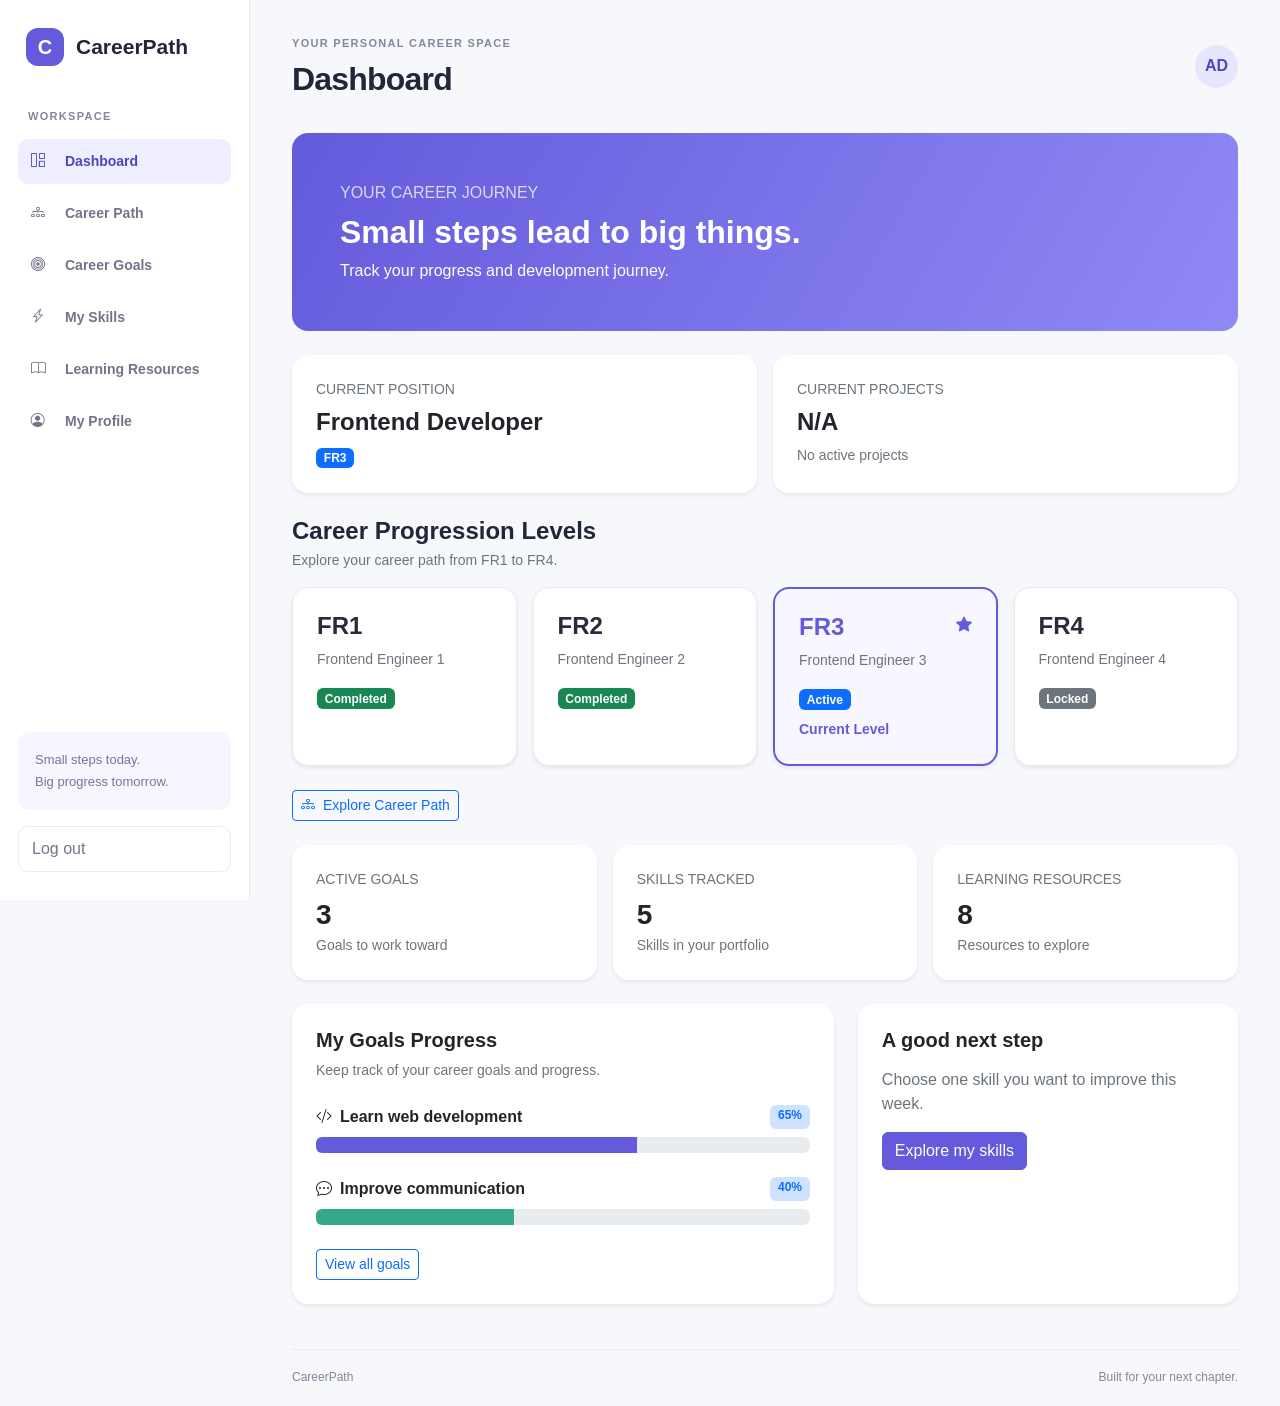
<file: frontend/index.html>
<!DOCTYPE html>
<html lang="en">
<head>
    <meta charset="UTF-8">
    <meta name="viewport" content="width=device-width, initial-scale=1.0">
    <meta name="description" content="Set career goals, develop skills, and track your professional progress.">
    <title>CareerPath — Career Progression</title>
    <link
        href="https://cdn.jsdelivr.net/npm/bootstrap@5.3.8/dist/css/bootstrap.min.css"
        rel="stylesheet">
    <link
    rel="stylesheet"
    href="https://cdn.jsdelivr.net/npm/bootstrap-icons@1.13.1/font/bootstrap-icons.min.css">
    <link rel="stylesheet" href="assets/css/style.css">
    <script type="module" src="assets/js/app.js"></script>
</head>
<body>
    <div class="app-shell">
        <aside class="sidebar">
            <a href="#dashboard" class="brand">
                <span class="brand-icon">C</span>
                <span>CareerPath</span>
            </a>
            <p class="nav-label">WORKSPACE</p>
            
            <nav class="navigation" aria-label="Main navigation">
                <a href="#dashboard" class="nav-link active" data-page="dashboard">
                    <i class="bi bi-grid-1x2 me-2"></i>
                    Dashboard
                </a>

                <a href="#career-path" class="nav-link" data-page="career-path">
                    <i class="bi bi-diagram-3 me-2"></i>
                    Career Path
                </a>

                <a href="#goals" class="nav-link" data-page="goals">
                    <i class="bi bi-bullseye me-2"></i>
                    Career Goals
                </a>

                <a href="#skills" class="nav-link" data-page="skills">
                    <i class="bi bi-lightning-charge me-2"></i>
                    My Skills
                </a>

                <a href="#resources" class="nav-link" data-page="resources">
                    <i class="bi bi-book me-2"></i>
                    Learning Resources
                </a>

                <a href="#profile" class="nav-link" data-page="profile">
                    <i class="bi bi-person-circle me-2"></i>
                    My Profile
                </a>
            </nav>

            <div class="sidebar-bottom">
                <p class="sidebar-note">Small steps today.<br>Big progress tomorrow.</p>
                <button id="logout-button" class="logout-button" type="button">
                    Log out
                </button>
            </div>
        </aside>

        <main class="main-content">
            <header class="topbar">
                <div>
                    <p class="personal">YOUR PERSONAL CAREER SPACE</p>
                    <h1 id="page-title">Dashboard</h1>
                </div>
                <a href="#profile" class="profile-avatar" aria-label="Open profile">AD</a>
            </header>

            <section id="app" aria-live="polite">
            </section>

            <footer class="footer">
                <span>CareerPath </span>
                <span>Built for your next chapter.</span>
            </footer>
        </main>
    </div>
    <script
        src="https://cdn.jsdelivr.net/npm/bootstrap@5.3.8/dist/js/bootstrap.bundle.min.js"
    ></script>
</body>
</html>
</file>
<file: frontend/assets/css/style.css>
:root {
    --color-primary: #635bdb;
    --color-primary-dark: #4e46bd;
    --color-background: #f7f8fc;
    --color-surface: #ffffff;
    --color-text: #24243a;
    --color-muted: #85869a;
    --color-border: #e9eaf2;
    --sidebar-width: 250px;
}

* {
    box-sizing: border-box;
}

body {
    margin: 0;
    background: var(--color-background);
    color: var(--color-text);
    font-family: Inter, -apple-system, BlinkMacSystemFont, "Segoe UI", sans-serif;
}

a {
    text-decoration: none;
}

.app-shell {
    min-height: 100vh;
}

.sidebar {
    position: fixed;
    inset: 0 auto 0 0;
    z-index: 1000;
    display: flex;
    flex-direction: column;
    width: var(--sidebar-width);
    padding: 28px 18px;
    background: var(--color-surface);
    border-right: 1px solid var(--color-border);
}

.brand {
    display: flex;
    align-items: center;
    gap: 12px;
    margin-bottom: 42px;
    padding: 0 8px;
    color: var(--color-text);
    font-size: 21px;
    font-weight: 750;
}

.brand-icon {
    display: grid;
    width: 38px;
    height: 38px;
    place-items: center;
    border-radius: 12px;
    background: var(--color-primary);
    color: white;
    font-size: 20px;
}

.nav-label,
.personal {
    color: var(--color-muted);
    font-size: 11px;
    font-weight: 700;
    letter-spacing: 1.3px;
}

.nav-label {
    margin: 0 10px 14px;
}

.navigation {
    display: grid;
    gap: 7px;
}

.navigation .nav-link {
    display: flex;
    align-items: center;
    gap: 12px;
    padding: 12px 13px;
    border-radius: 10px;
    color: #73748a;
    font-size: 14px;
    font-weight: 550;
    transition: background 0.2s ease, color 0.2s ease;
}

.navigation .nav-link span {
    width: 20px;
    text-align: center;
    font-size: 18px;
}

.navigation .nav-link:hover {
    background: #f3f2ff;
    color: var(--color-primary);
}

.navigation .nav-link.active {
    background: #efeeff;
    color: var(--color-primary-dark);
    font-weight: 700;
}

.sidebar-bottom {
    margin-top: auto;
}

.sidebar-note {
    padding: 17px;
    border-radius: 12px;
    background: #f7f6ff;
    color: #77749c;
    font-size: 13px;
    line-height: 1.7;
}

.logout-button {
    width: 100%;
    padding: 10px 13px;
    border: 1px solid var(--color-border);
    border-radius: 10px;
    background: white;
    color: #77748a;
    text-align: left;
    cursor: pointer;
}

.logout-button:hover {
    border-color: #d4d0ff;
    color: var(--color-primary-dark);
}

.main-content {
    min-height: 100vh;
    margin-left: var(--sidebar-width);
    padding: 35px 42px 20px;
}

.topbar {
    display: flex;
    align-items: center;
    justify-content: space-between;
    gap: 20px;
    margin-bottom: 35px;
}

.personal {
    margin-bottom: 8px;
}

.topbar h1 {
    margin: 0;
    font-size: clamp(25px, 3vw, 32px);
    font-weight: 750;
    letter-spacing: -0.8px;
}

.profile-avatar {
    display: grid;
    width: 43px;
    height: 43px;
    flex-shrink: 0;
    place-items: center;
    border-radius: 50%;
    background: #e8e5ff;
    color: var(--color-primary-dark);
    font-weight: 750;
}

.footer {
    display: flex;
    justify-content: space-between;
    gap: 15px;
    margin-top: 45px;
    padding-top: 18px;
    border-top: 1px solid var(--color-border);
    color: var(--color-muted);
    font-size: 12px;
}

@media (max-width: 767.98px) {
    :root {
        --sidebar-width: 0px;
    }

    .sidebar {
        position: static;
        width: 100%;
        padding: 16px;
        border-right: 0;
        border-bottom: 1px solid var(--color-border);
    }

    .brand {
        margin-bottom: 20px;
    }

    .nav-label,
    .sidebar-bottom {
        display: none;
    }

    .navigation {
        grid-template-columns: repeat(2, minmax(0, 1fr));
    }

    .navigation .nav-link {
        padding: 10px;
        font-size: 12px;
    }

    .main-content {
        margin-left: 0;
        padding: 25px 18px 18px;
    }

    .topbar {
        margin-bottom: 25px;
    }

    .footer {
        flex-direction: column;
        gap: 5px;
    }
}

:root {
    --career-primary: #635bdb;
    --career-primary-light: #efeeff;
    --career-primary-border: #dedbff;
    --career-text-dark: #292b38;
    --career-card-border: #e9e9ef;
    --career-success: #35a987;
}

.dashboard-banner {
    background: linear-gradient(120deg, #635bdb, #9189f5);
}

.career-level-card {
    border: 1px solid var(--career-card-border);
}

.career-level-card.current-level {
    border: 2px solid var(--career-primary);
    background-color: #f8f7ff;
}

.career-level-title {
    color: var(--career-text-dark);
}

.current-level .career-level-title,
.current-level-icon,
.current-level-label {
    color: var(--career-primary);
}

.btn-career-primary {
    background-color: var(--career-primary);
    border-color: var(--career-primary);
    color: white;
}

.btn-career-primary:hover,
.btn-career-primary:focus {
    background-color: #5149bf;
    border-color: #5149bf;
    color: white;
}

.progress-25 {
    width: 25%;
}

.progress-40 {
    width: 40%;
}

.progress-60 {
    width: 60%;
}

.progress-65 {
    width: 65%;
}

.progress-70 {
    width: 70%;
}

.progress-purple {
    background-color: var(--career-primary);
}

.progress-green {
    background-color: var(--career-success);
}

.resource-badge {
    background-color: var(--career-primary-light);
    color: #4e46bd;
}

.profile-avatar-large {
    width: 160px;
    height: 160px;
    background-color: var(--career-primary-light);
    color: var(--career-primary);
    border: 1px solid var(--career-primary-border);
    font-size: 48px;
    font-weight: 600;
}

.profile-skill {
    background-color: #f8f9fa;
}
</file>
